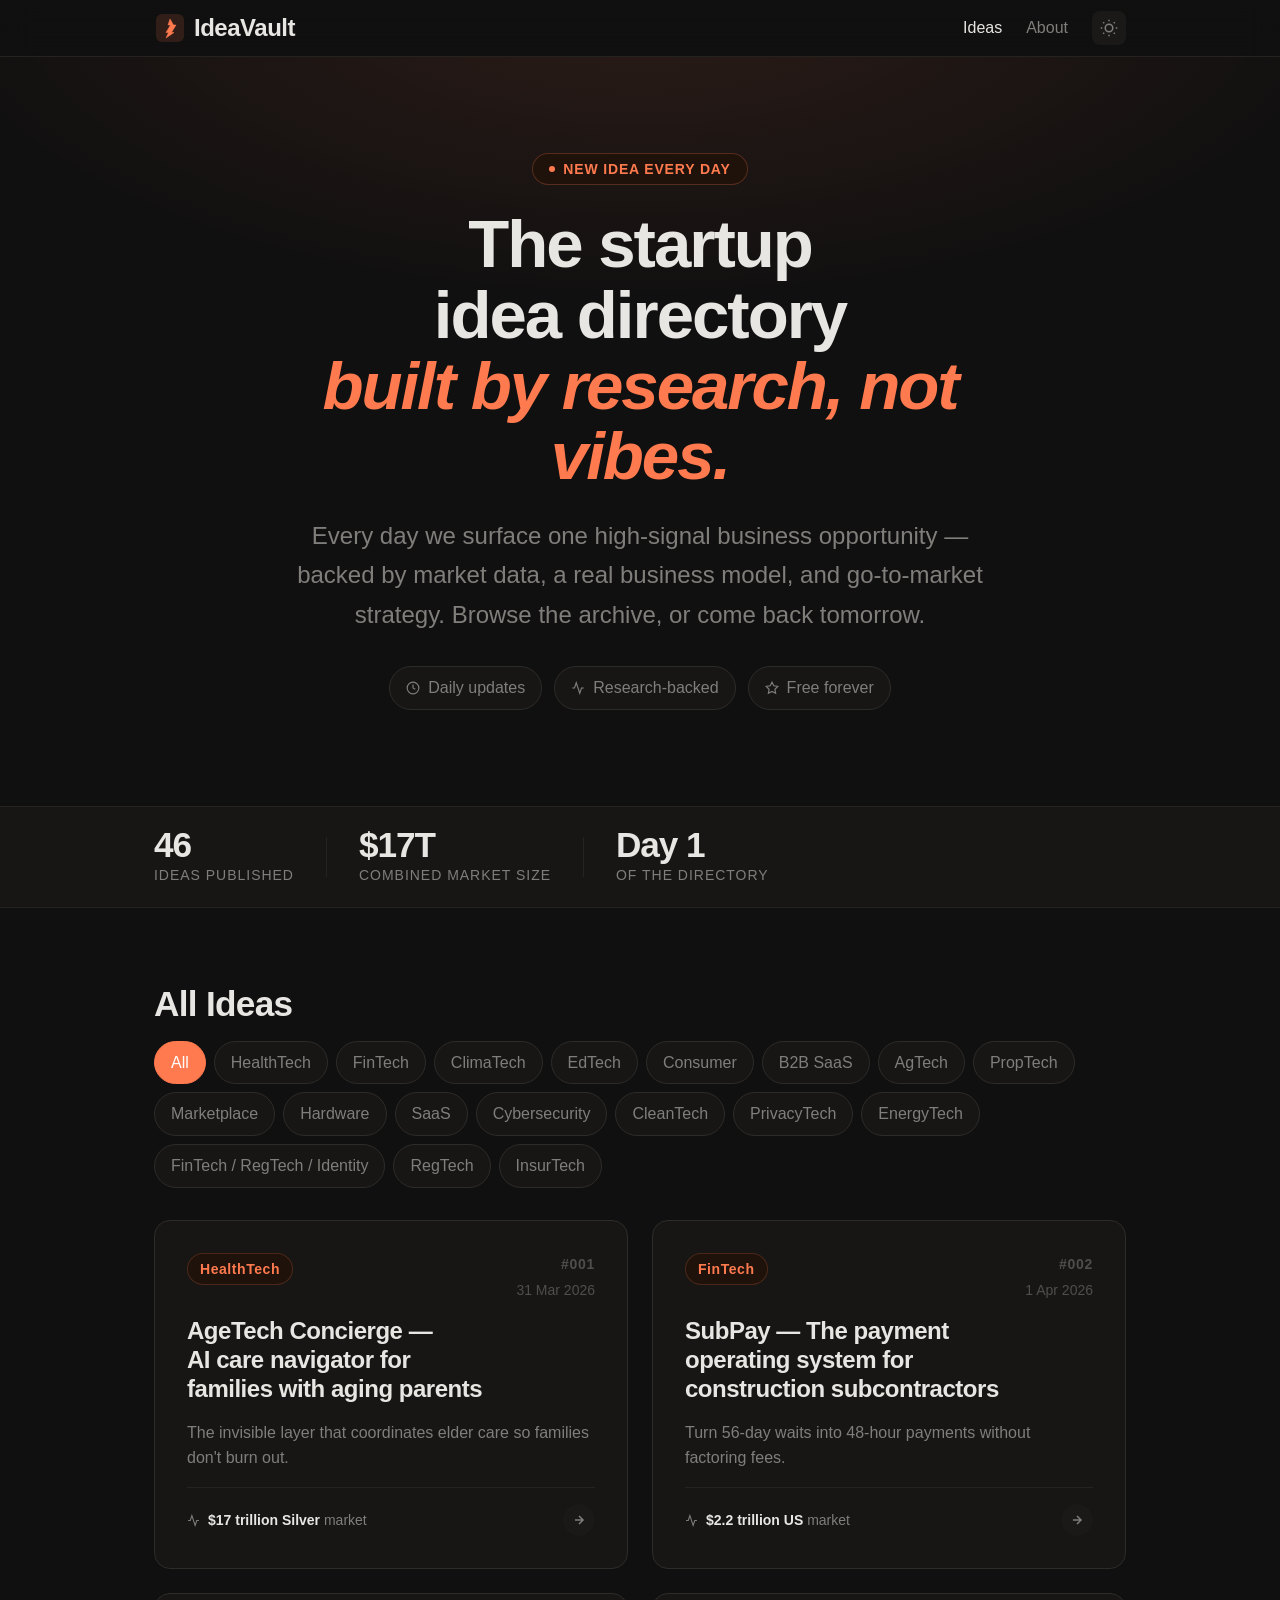
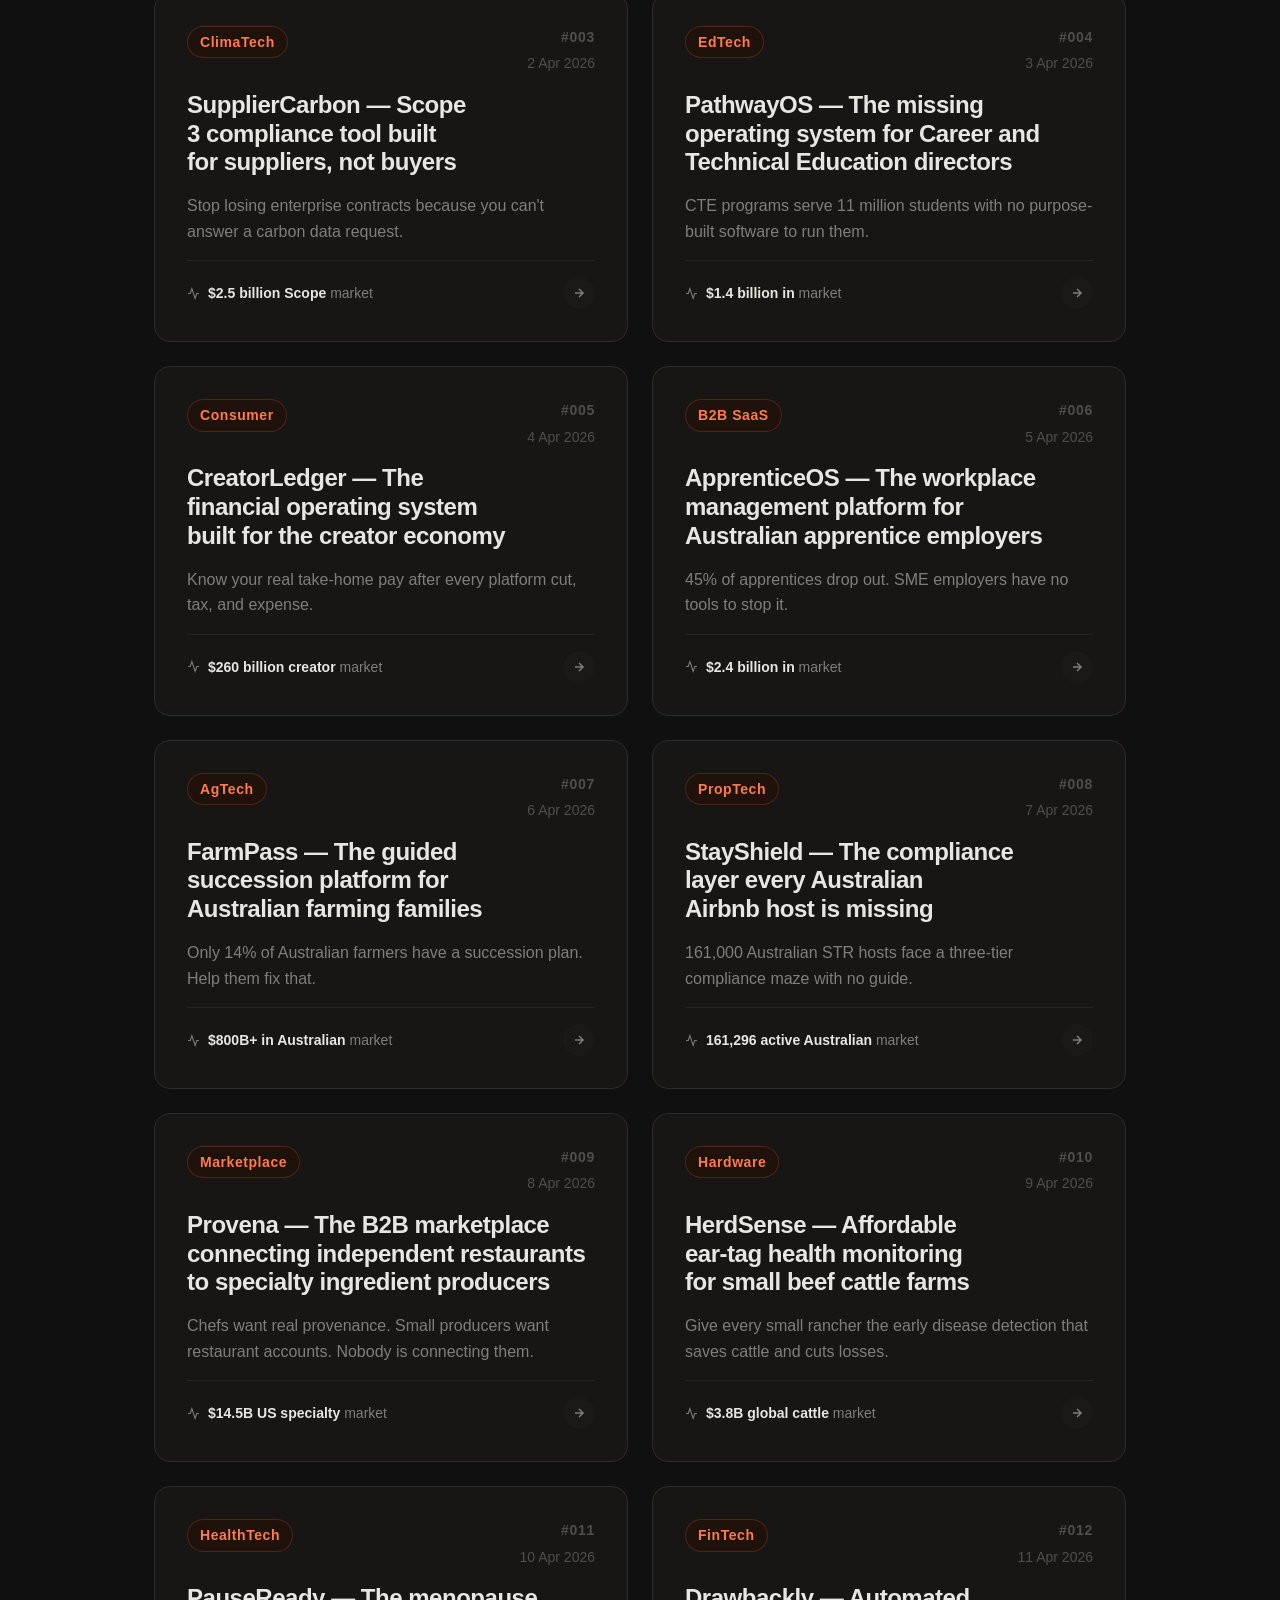
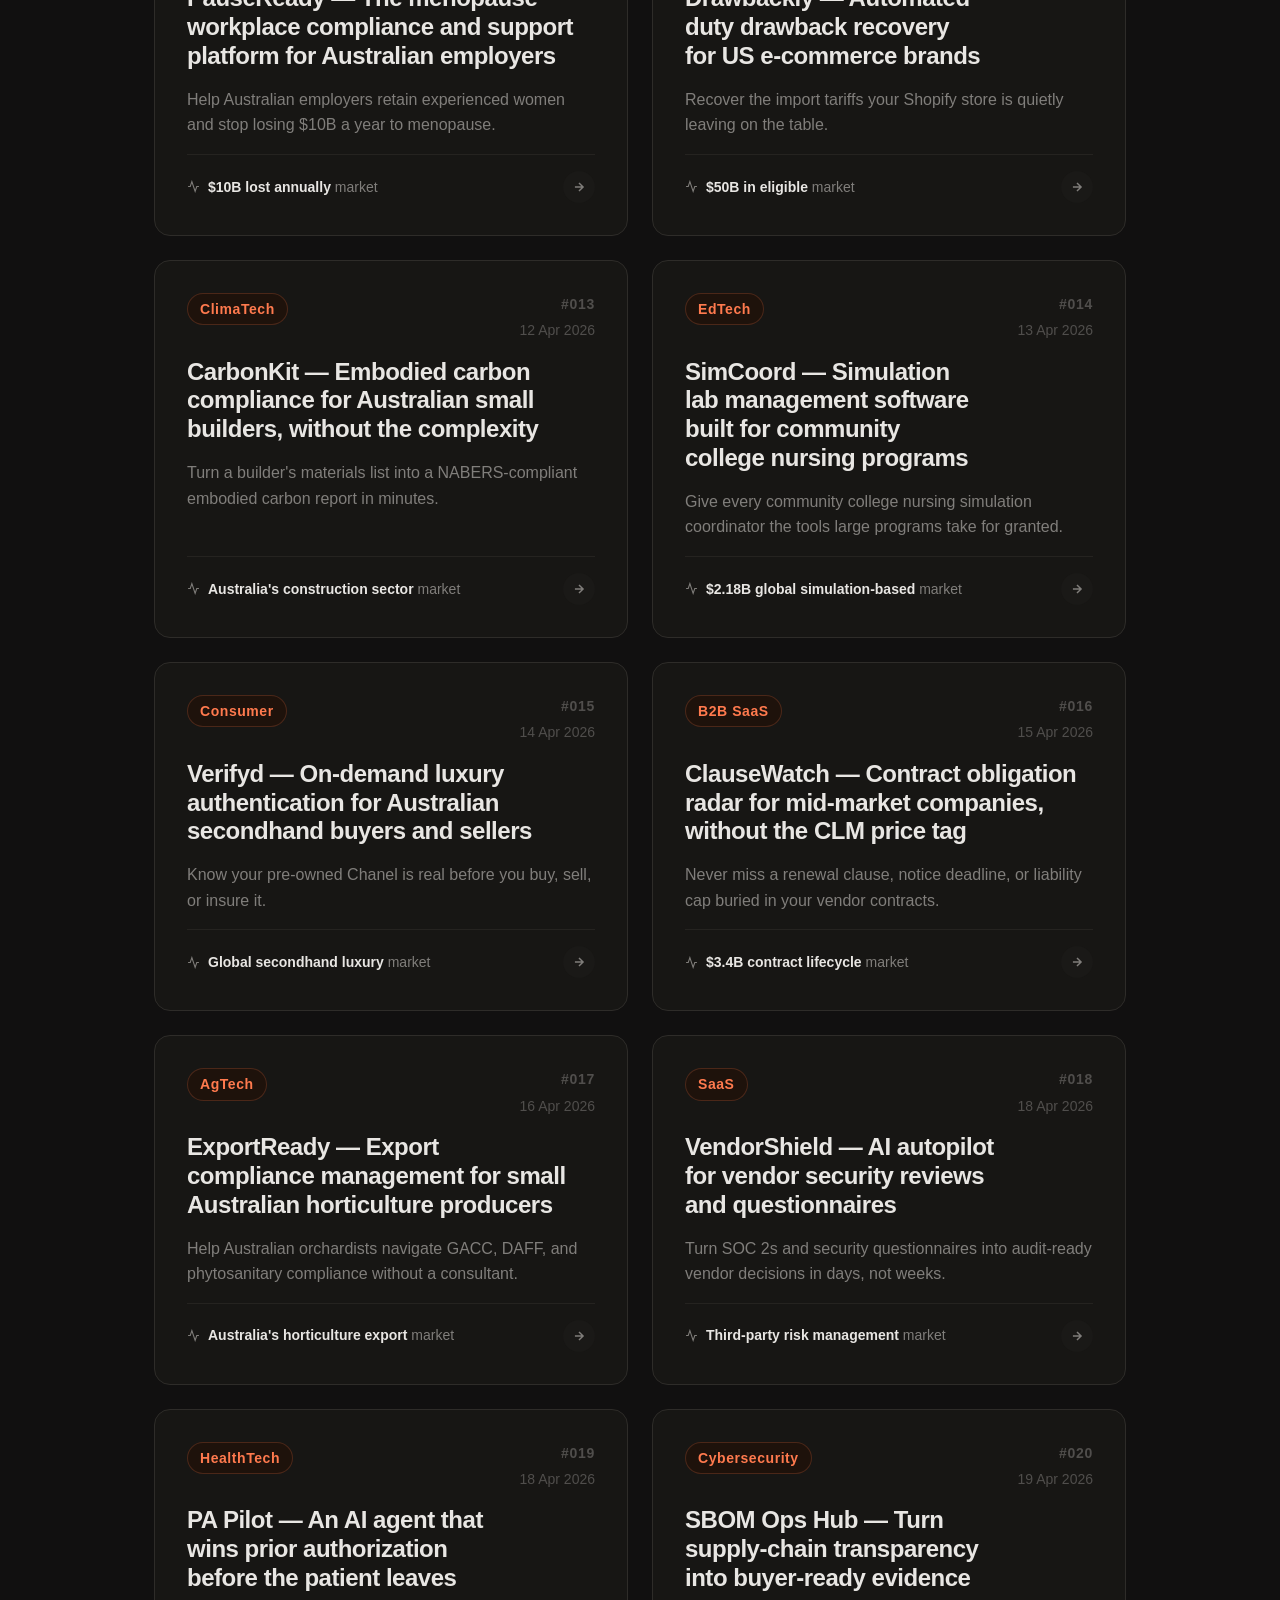
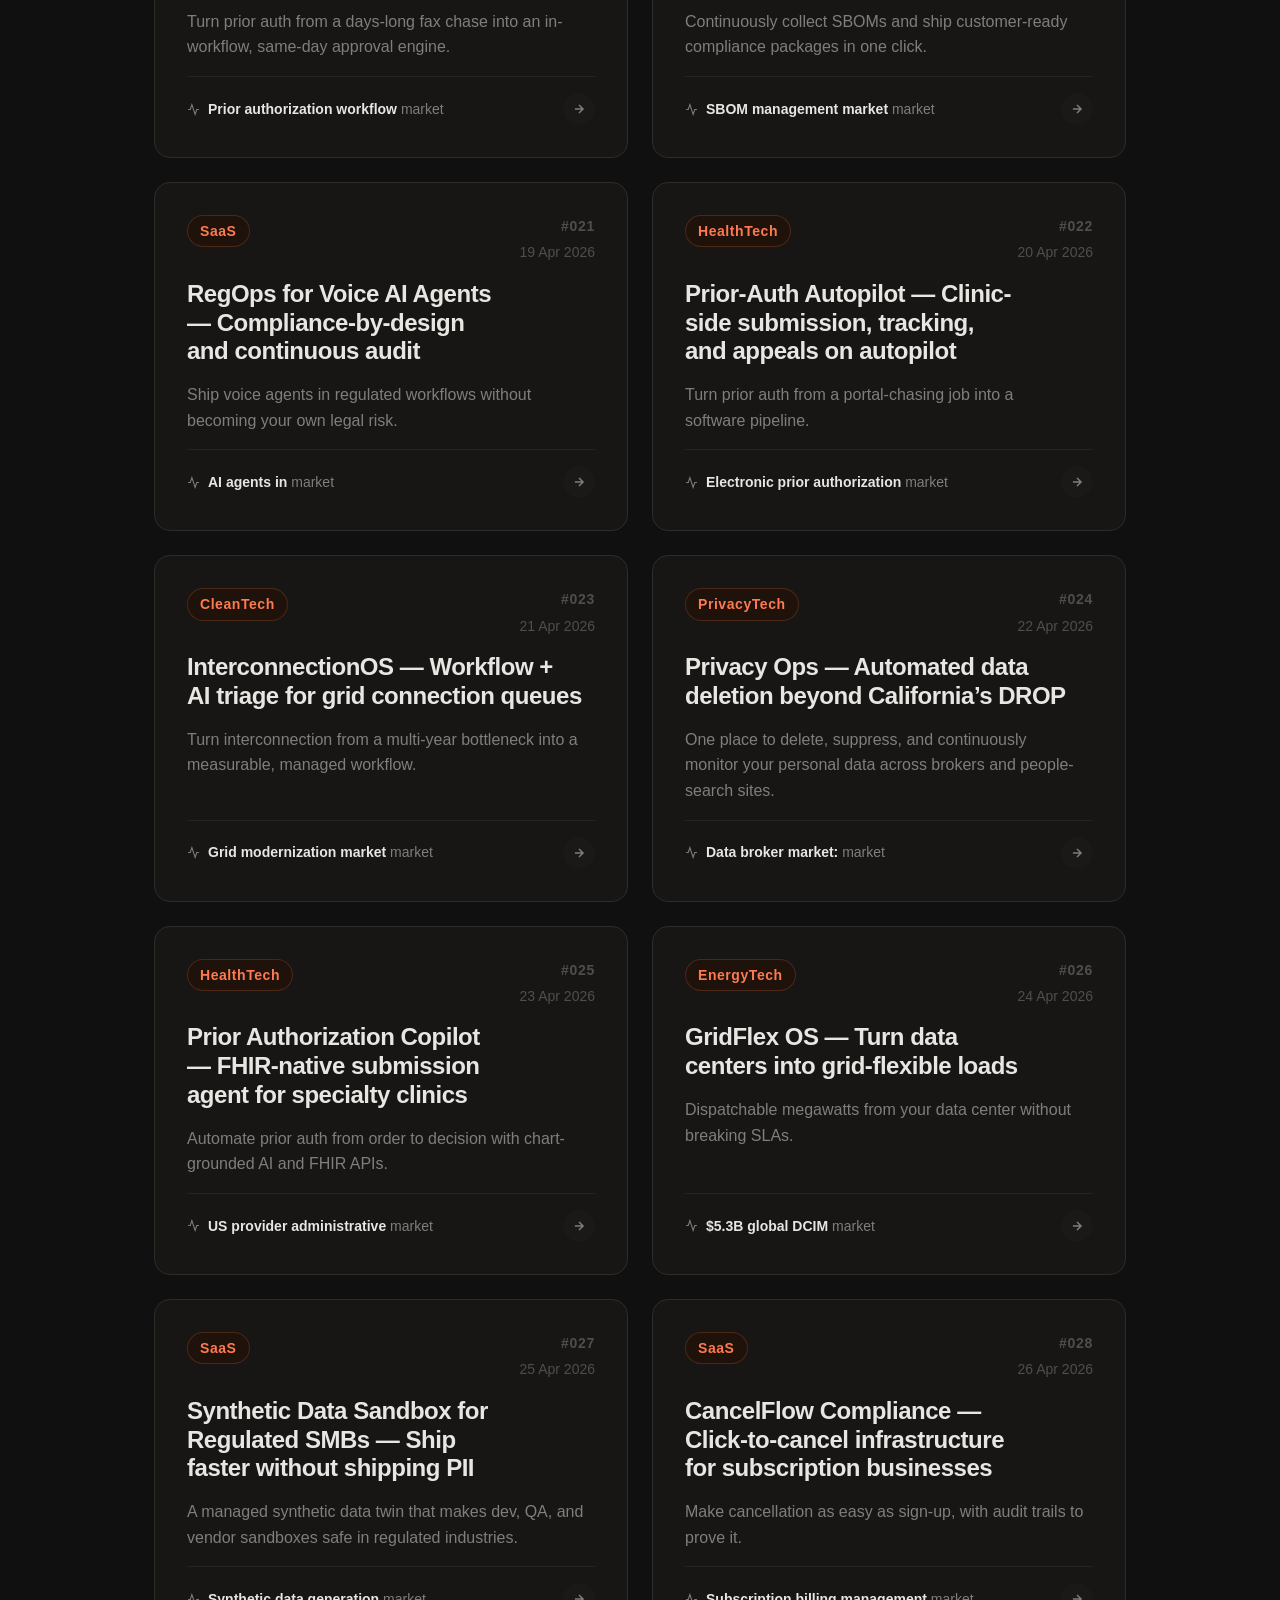
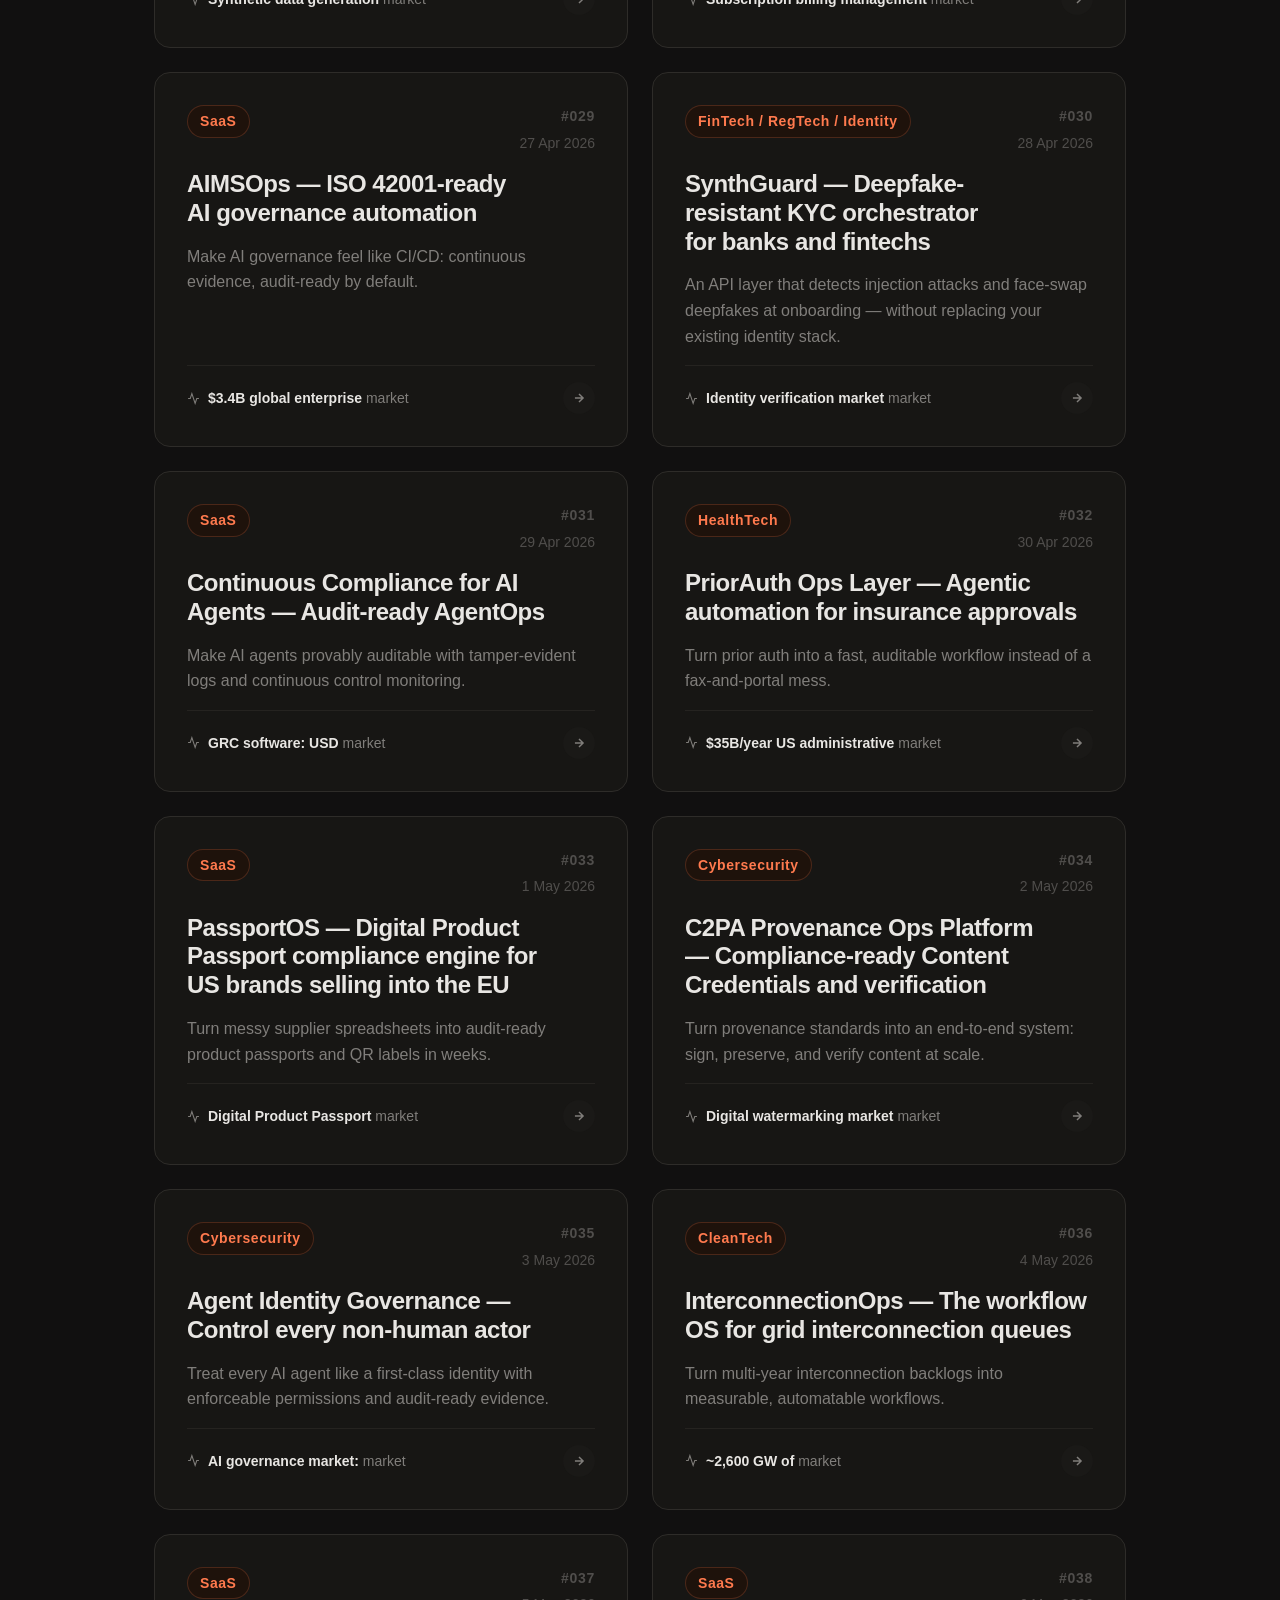
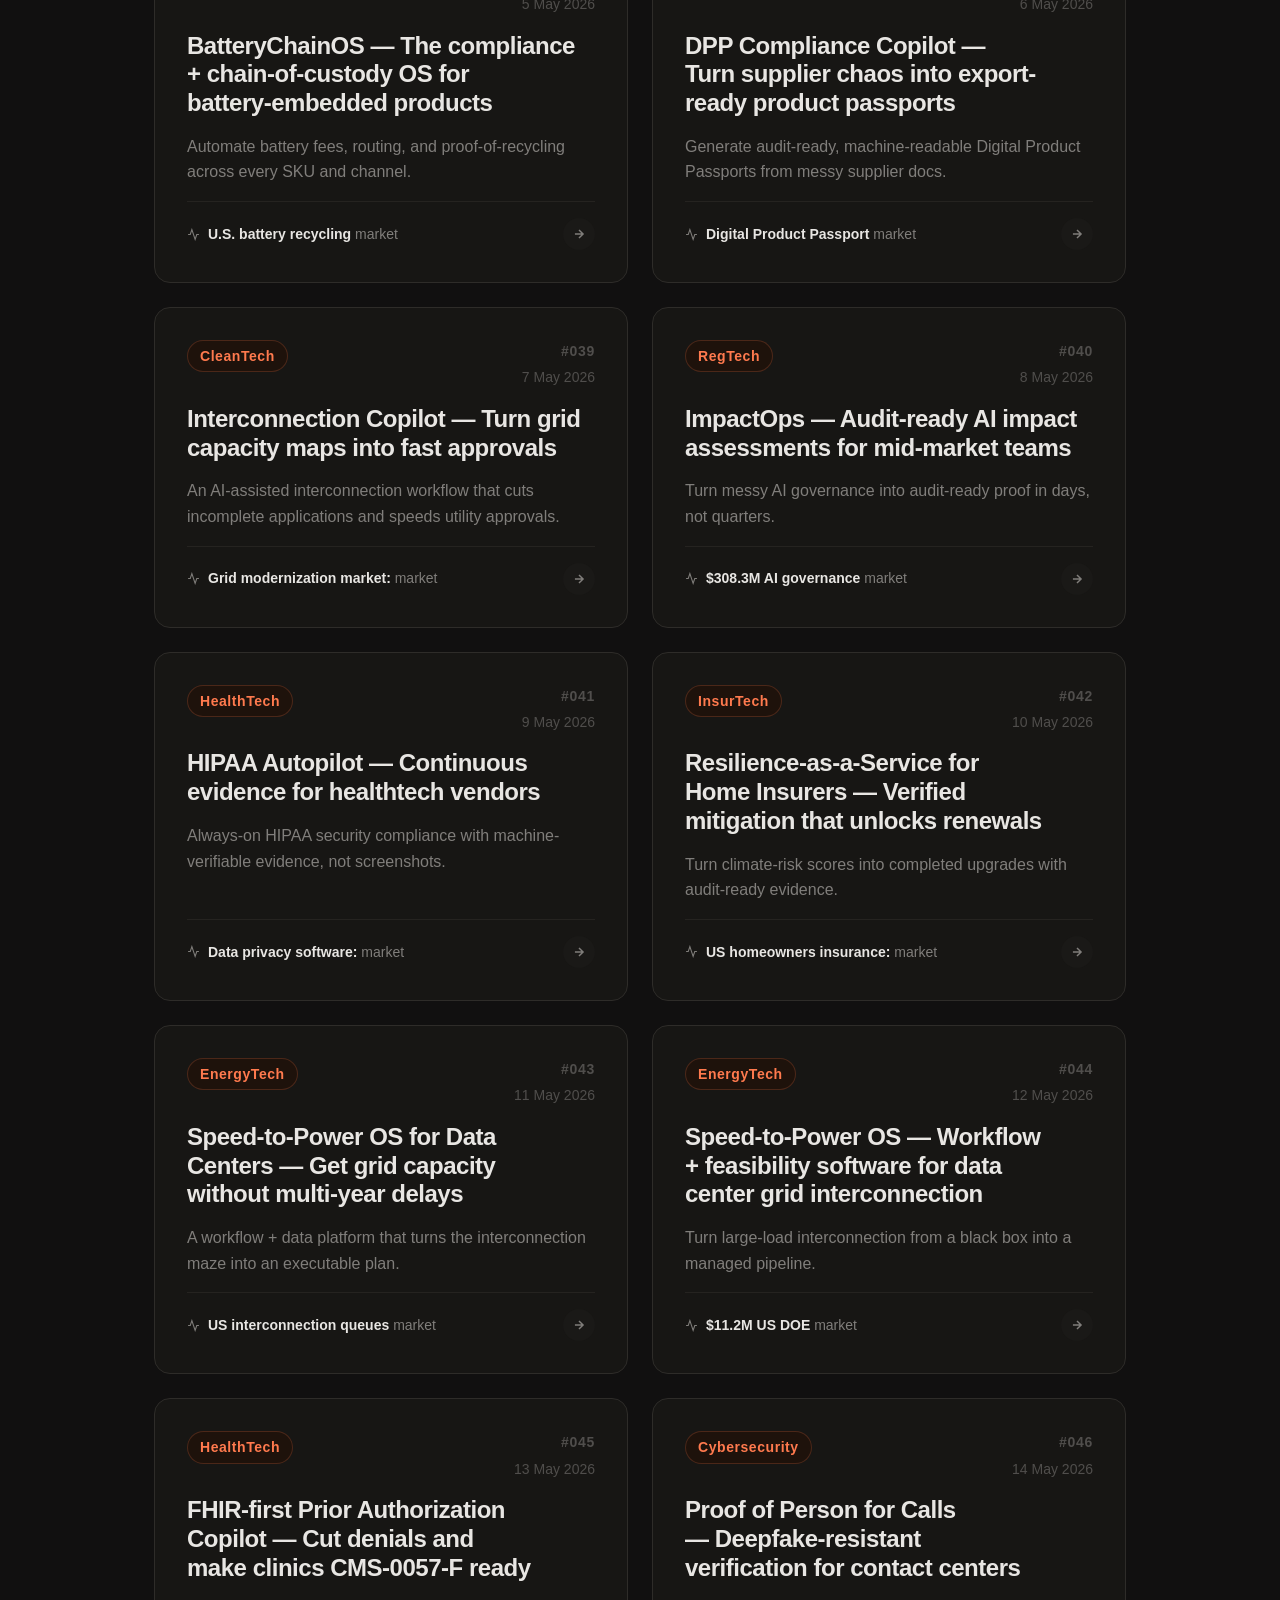
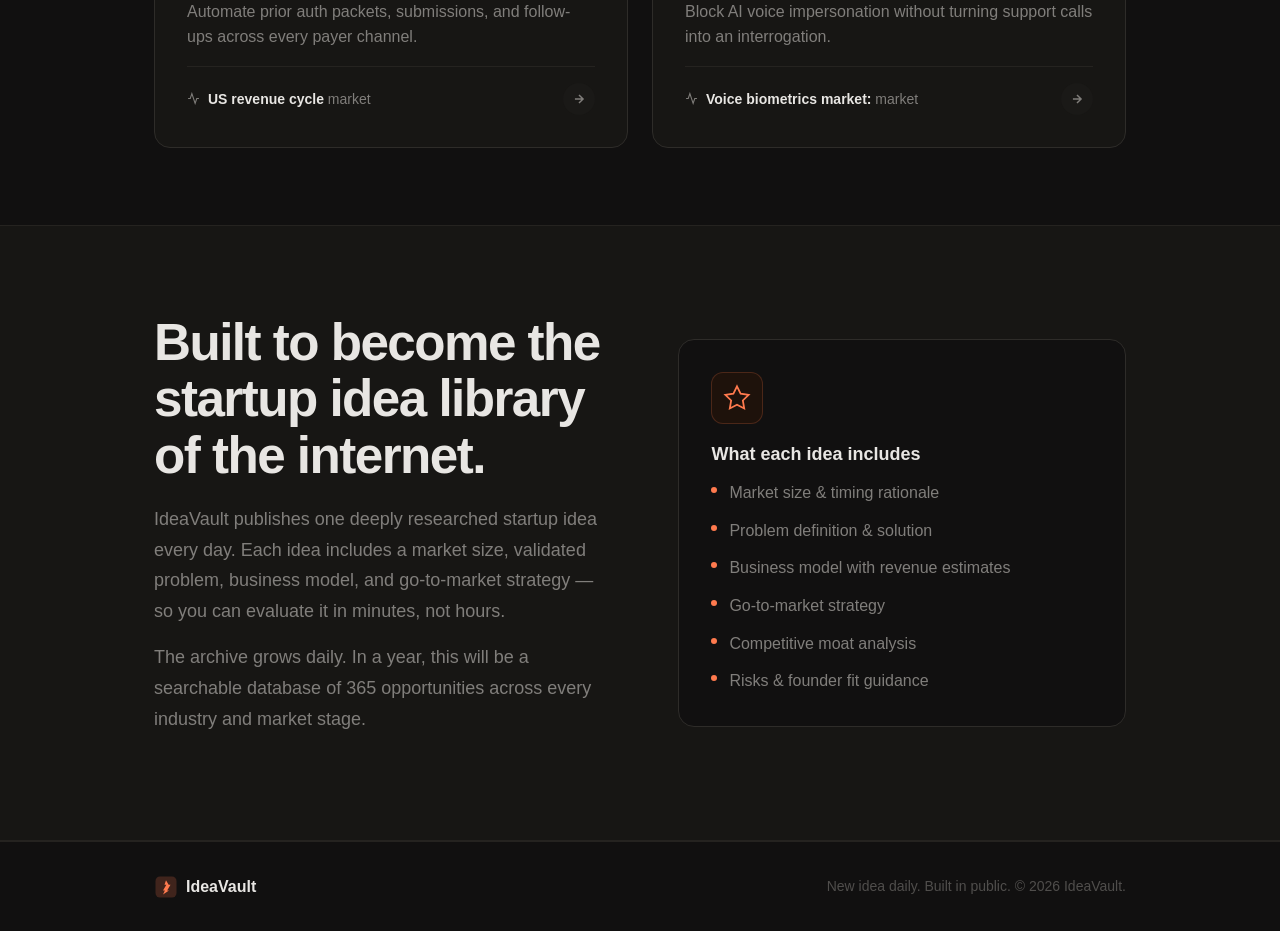
<file: index.html>
<!DOCTYPE html>
<html lang="en" data-theme="dark">
<head>
  <meta charset="UTF-8">
  <meta name="viewport" content="width=device-width, initial-scale=1.0">
  <title>IdeaVault — One Startup Idea, Every Day</title>
  <meta name="description" content="A daily-curated directory of validated startup ideas. Each idea comes with market research, business model, and go-to-market strategy.">
  <meta property="og:title" content="IdeaVault — One Startup Idea, Every Day">
  <meta property="og:description" content="A daily-curated directory of validated startup ideas with real market research.">
  <meta property="og:type" content="website">
  <meta property="og:url" content="https://www.dailyideavault.com">

  <!-- Google tag (gtag.js) -->
  <script async src="https://www.googletagmanager.com/gtag/js?id=G-Y96EJCECN8"></script>
  <script>
    window.dataLayer = window.dataLayer || [];
    function gtag(){dataLayer.push(arguments);}
    gtag('js', new Date());
    gtag('config', 'G-Y96EJCECN8');
  </script>

  <!-- Fonts -->
  <link href="https://api.fontshare.com/v2/css?f[]=cabinet-grotesk@400,500,700,800&f[]=satoshi@400,500,700&display=swap" rel="stylesheet">

  <link rel="stylesheet" href="style.css">
</head>
<body>

  <!-- Header -->
  <header class="header" id="header">
    <div class="container header-inner">
      <a href="index.html" class="logo" aria-label="IdeaVault home">
        <svg width="32" height="32" viewBox="0 0 32 32" fill="none" aria-hidden="true">
          <rect x="2" y="2" width="28" height="28" rx="6" fill="var(--color-primary)" opacity="0.15"/>
          <path d="M16 7L19.5 13H22L17.5 20.5H20L12 26L14.5 20.5H12L16.5 13H14L16 7Z" fill="var(--color-primary)" stroke="var(--color-primary)" stroke-width="0.5" stroke-linejoin="round"/>
        </svg>
        <span class="logo-text">IdeaVault</span>
      </a>
      <nav class="nav">
        <a href="index.html" class="nav-link active">Ideas</a>
        <a href="#about" class="nav-link">About</a>
        <button data-theme-toggle class="theme-toggle" aria-label="Switch to light mode">
          <svg width="18" height="18" viewBox="0 0 24 24" fill="none" stroke="currentColor" stroke-width="2"><path d="M21 12.79A9 9 0 1 1 11.21 3 7 7 0 0 0 21 12.79z"/></svg>
        </button>
      </nav>
    </div>
  </header>

  <!-- Hero -->
  <section class="hero">
    <div class="container hero-inner">
      <div class="hero-badge">New idea every day</div>
      <h1 class="hero-heading">The startup idea directory<br><em>built by research, not vibes.</em></h1>
      <p class="hero-sub">Every day we surface one high-signal business opportunity — backed by market data, a real business model, and go-to-market strategy. Browse the archive, or come back tomorrow.</p>
      <div class="hero-meta">
        <span class="meta-pill"><svg width="14" height="14" viewBox="0 0 24 24" fill="none" stroke="currentColor" stroke-width="2"><circle cx="12" cy="12" r="10"/><path d="M12 6v6l4 2"/></svg> Daily updates</span>
        <span class="meta-pill"><svg width="14" height="14" viewBox="0 0 24 24" fill="none" stroke="currentColor" stroke-width="2"><path d="M22 12h-4l-3 9L9 3l-3 9H2"/></svg> Research-backed</span>
        <span class="meta-pill"><svg width="14" height="14" viewBox="0 0 24 24" fill="none" stroke="currentColor" stroke-width="2"><path d="M12 2l3.09 6.26L22 9.27l-5 4.87 1.18 6.88L12 17.77l-6.18 3.25L7 14.14 2 9.27l6.91-1.01L12 2z"/></svg> Free forever</span>
      </div>
    </div>
  </section>

  <!-- Stats bar -->
  <div class="stats-bar">
    <div class="container stats-inner">
      <div class="stat">
        <span class="stat-num" id="idea-count">1</span>
        <span class="stat-label">ideas published</span>
      </div>
      <div class="stat-divider"></div>
      <div class="stat">
        <span class="stat-num">$17T</span>
        <span class="stat-label">combined market size</span>
      </div>
      <div class="stat-divider"></div>
      <div class="stat">
        <span class="stat-num">Day 1</span>
        <span class="stat-label">of the directory</span>
      </div>
    </div>
  </div>

  <!-- Ideas grid -->
  <main class="main" id="ideas">
    <div class="container">
      <div class="section-header">
        <h2 class="section-title">All Ideas</h2>
        <div class="filter-row" id="filter-row">
          <button class="filter-btn active" data-cat="all">All</button>
        </div>
      </div>
      <div class="ideas-grid" id="ideas-grid">
        <!-- Populated by JS -->
      </div>
    </div>
  </main>

  <!-- About -->
  <section class="about-section" id="about">
    <div class="container about-inner">
      <div class="about-text">
        <h2 class="about-heading">Built to become the startup idea library of the internet.</h2>
        <p>IdeaVault publishes one deeply researched startup idea every day. Each idea includes a market size, validated problem, business model, and go-to-market strategy — so you can evaluate it in minutes, not hours.</p>
        <p>The archive grows daily. In a year, this will be a searchable database of 365 opportunities across every industry and market stage.</p>
      </div>
      <div class="about-card">
        <div class="about-card-icon">
          <svg width="28" height="28" viewBox="0 0 24 24" fill="none" stroke="var(--color-primary)" stroke-width="1.5"><path d="M12 2l3.09 6.26L22 9.27l-5 4.87 1.18 6.88L12 17.77l-6.18 3.25L7 14.14 2 9.27l6.91-1.01L12 2z"/></svg>
        </div>
        <div class="about-card-content">
          <h3>What each idea includes</h3>
          <ul class="about-list">
            <li>Market size & timing rationale</li>
            <li>Problem definition & solution</li>
            <li>Business model with revenue estimates</li>
            <li>Go-to-market strategy</li>
            <li>Competitive moat analysis</li>
            <li>Risks & founder fit guidance</li>
          </ul>
        </div>
      </div>
    </div>
  </section>

  <!-- Footer -->
  <footer class="footer">
    <div class="container footer-inner">
      <div class="footer-brand">
        <svg width="24" height="24" viewBox="0 0 32 32" fill="none">
          <rect x="2" y="2" width="28" height="28" rx="6" fill="var(--color-primary)" opacity="0.2"/>
          <path d="M16 7L19.5 13H22L17.5 20.5H20L12 26L14.5 20.5H12L16.5 13H14L16 7Z" fill="var(--color-primary)"/>
        </svg>
        <span>IdeaVault</span>
      </div>
      <p class="footer-copy">New idea daily. Built in public. &copy; 2026 IdeaVault.</p>
    </div>
  </footer>

  <script src="app.js"></script>
</body>
</html>
</file>
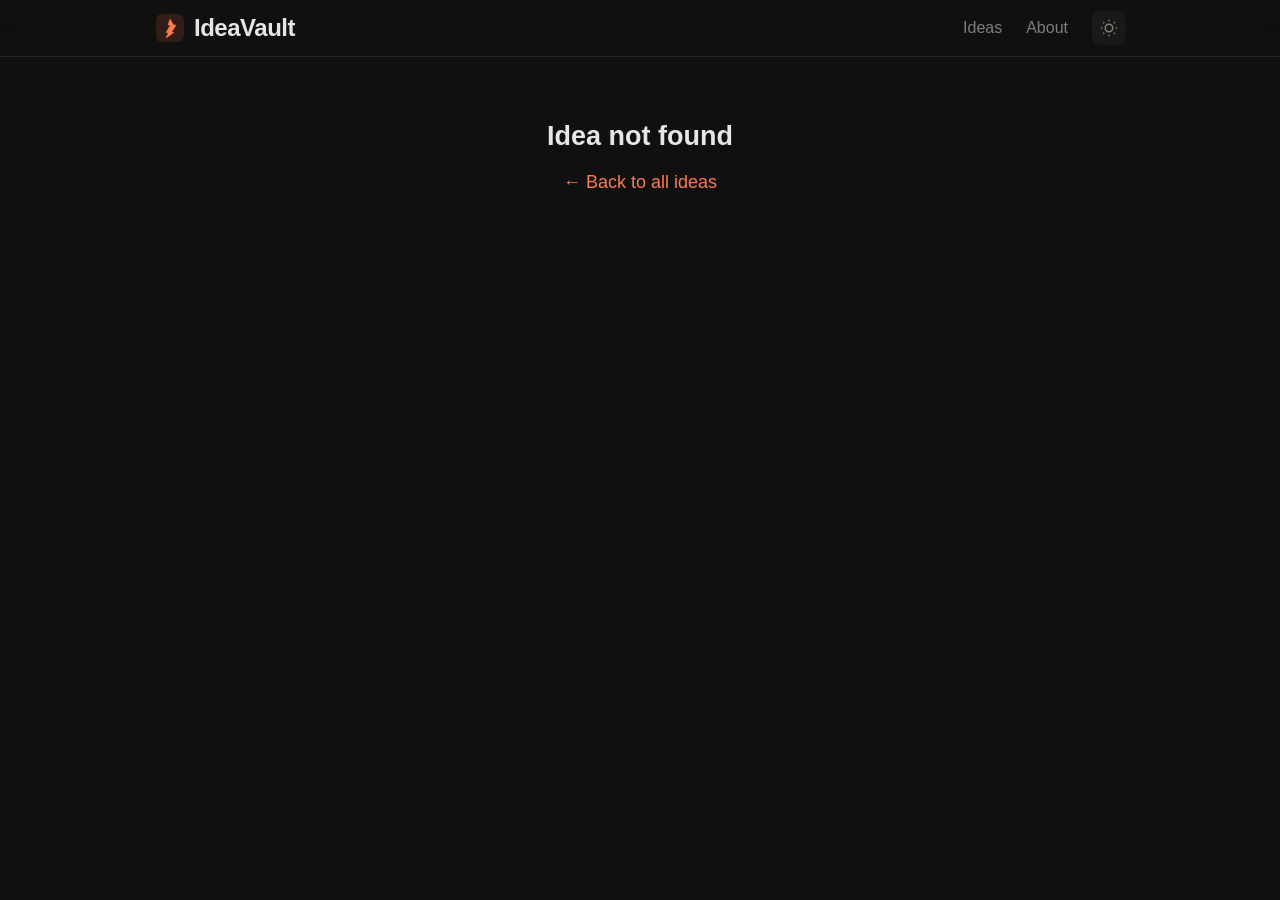
<file: idea.html>
<!DOCTYPE html>
<html lang="en" data-theme="dark">
<head>
  <meta charset="UTF-8">
  <meta name="viewport" content="width=device-width, initial-scale=1.0">
  <title>IdeaVault — Idea Detail</title>
  <meta name="description" content="Detailed breakdown of a startup idea from IdeaVault.">
  <meta property="og:type" content="article">
  <!-- Google tag (gtag.js) -->
  <script async src="https://www.googletagmanager.com/gtag/js?id=G-Y96EJCECN8"></script>
  <script>
    window.dataLayer = window.dataLayer || [];
    function gtag(){dataLayer.push(arguments);}
    gtag('js', new Date());
    gtag('config', 'G-Y96EJCECN8');
  </script>

  <link href="https://api.fontshare.com/v2/css?f[]=cabinet-grotesk@400,500,700,800&f[]=satoshi@400,500,700&display=swap" rel="stylesheet">
  <link rel="stylesheet" href="style.css">
</head>
<body>

  <!-- Header -->
  <header class="header" id="header">
    <div class="container header-inner">
      <a href="index.html" class="logo" aria-label="IdeaVault home">
        <svg width="32" height="32" viewBox="0 0 32 32" fill="none">
          <rect x="2" y="2" width="28" height="28" rx="6" fill="var(--color-primary)" opacity="0.15"/>
          <path d="M16 7L19.5 13H22L17.5 20.5H20L12 26L14.5 20.5H12L16.5 13H14L16 7Z" fill="var(--color-primary)" stroke="var(--color-primary)" stroke-width="0.5" stroke-linejoin="round"/>
        </svg>
        <span class="logo-text">IdeaVault</span>
      </a>
      <nav class="nav">
        <a href="index.html" class="nav-link">Ideas</a>
        <a href="index.html#about" class="nav-link">About</a>
        <button data-theme-toggle class="theme-toggle" aria-label="Switch to light mode">
          <svg width="18" height="18" viewBox="0 0 24 24" fill="none" stroke="currentColor" stroke-width="2"><path d="M21 12.79A9 9 0 1 1 11.21 3 7 7 0 0 0 21 12.79z"/></svg>
        </button>
      </nav>
    </div>
  </header>

  <!-- Content populated by JS -->
  <div id="idea-content"></div>

  <script src="app.js"></script>
  <script>
    // Theme toggle (same as app.js, re-runs for this page)
    (function () {
      const t = document.querySelector('[data-theme-toggle]');
      const r = document.documentElement;
      let d = r.getAttribute('data-theme') || (matchMedia('(prefers-color-scheme: dark)').matches ? 'dark' : 'light');
      r.setAttribute('data-theme', d);
      function updateIcon() {
        if (!t) return;
        t.setAttribute('aria-label', 'Switch to ' + (d === 'dark' ? 'light' : 'dark') + ' mode');
        t.innerHTML = d === 'dark'
          ? '<svg width="18" height="18" viewBox="0 0 24 24" fill="none" stroke="currentColor" stroke-width="2"><circle cx="12" cy="12" r="5"/><path d="M12 1v2M12 21v2M4.22 4.22l1.42 1.42M18.36 18.36l1.42 1.42M1 12h2M21 12h2M4.22 19.78l1.42-1.42M18.36 5.64l1.42-1.42"/></svg>'
          : '<svg width="18" height="18" viewBox="0 0 24 24" fill="none" stroke="currentColor" stroke-width="2"><path d="M21 12.79A9 9 0 1 1 11.21 3 7 7 0 0 0 21 12.79z"/></svg>';
      }
      updateIcon();
      if (t) t.addEventListener('click', () => {
        d = d === 'dark' ? 'light' : 'dark';
        r.setAttribute('data-theme', d);
        updateIcon();
      });
    })();

    async function loadIdeaDetail() {
      const params = new URLSearchParams(window.location.search);
      const id = params.get('id');
      const container = document.getElementById('idea-content');

      try {
        const res = await fetch('ideas.json');
        const ideas = await res.json();
        const idea = ideas.find(i => i.id === id);

        if (!idea) {
          container.innerHTML = `
            <div style="padding: 4rem 1rem; text-align: center;">
              <h2 style="font-family: var(--font-display); margin-bottom: 1rem;">Idea not found</h2>
              <a href="index.html" style="color: var(--color-primary);">← Back to all ideas</a>
            </div>`;
          document.title = 'IdeaVault — Not found';
          return;
        }

        document.title = `IdeaVault — ${idea.title}`;
        document.querySelector('meta[name="description"]').setAttribute('content', idea.tagline);

        const formatDate = (dateStr) => {
          const d = new Date(dateStr + 'T00:00:00');
          return d.toLocaleDateString('en-AU', { day: 'numeric', month: 'short', year: 'numeric' });
        };

        const risksList = idea.risks.split('. ').filter(Boolean).map(r =>
          `<span class="risk-tag">${r.replace(/\.$/, '')}</span>`
        ).join('');

        const sourcesList = idea.sources.map(s => {
          try {
            const u = new URL(s);
            return `<li><a href="${s}" target="_blank" rel="noopener">${u.hostname.replace('www.', '')}</a></li>`;
          } catch { return `<li><a href="${s}" target="_blank" rel="noopener">${s}</a></li>`; }
        }).join('');

        container.innerHTML = `
          <!-- Hero -->
          <section class="idea-detail-hero">
            <div class="container">
              <nav class="breadcrumb" aria-label="breadcrumb">
                <a href="index.html">IdeaVault</a>
                <span>›</span>
                <span>${idea.category}</span>
                <span>›</span>
                <span>#${idea.id}</span>
              </nav>
              <div class="detail-meta-row">
                <span class="idea-cat">${idea.category}</span>
                <span class="stage-badge">${idea.stage}</span>
                <span class="idea-date">${formatDate(idea.date)}</span>
              </div>
              <h1 class="detail-title">${idea.title}</h1>
              <p class="detail-tagline">${idea.tagline}</p>
            </div>
          </section>

          <!-- Body -->
          <section class="detail-body">
            <div class="container">
              <div class="detail-grid">
                <!-- Main content -->
                <article class="detail-main">
                  <div class="detail-section">
                    <div class="detail-section-label">The Problem</div>
                    <h2 class="detail-section-title">What pain does this solve?</h2>
                    <p>${idea.problem}</p>
                  </div>
                  <div class="detail-section">
                    <div class="detail-section-label">The Solution</div>
                    <h2 class="detail-section-title">How it works</h2>
                    <p>${idea.solution}</p>
                  </div>
                  <div class="detail-section">
                    <div class="detail-section-label">Business Model</div>
                    <h2 class="detail-section-title">How it makes money</h2>
                    <p>${idea.business_model}</p>
                  </div>
                  <div class="detail-section">
                    <div class="detail-section-label">Go-to-Market</div>
                    <h2 class="detail-section-title">How you'd acquire customers</h2>
                    <p>${idea.go_to_market}</p>
                  </div>
                  <div class="detail-section">
                    <div class="detail-section-label">The Moat</div>
                    <h2 class="detail-section-title">Why this is defensible</h2>
                    <p>${idea.moat}</p>
                  </div>
                  <div class="detail-section">
                    <div class="detail-section-label">Key Risks</div>
                    <h2 class="detail-section-title">What could go wrong</h2>
                    <div style="margin-top: var(--space-3); display: flex; flex-wrap: wrap;">${risksList}</div>
                  </div>
                  <div class="detail-section">
                    <div class="detail-section-label">Founder Fit</div>
                    <h2 class="detail-section-title">Who should build this?</h2>
                    <p>${idea.founder_fit}</p>
                  </div>
                </article>

                <!-- Sidebar -->
                <aside class="detail-sidebar">
                  <div class="sidebar-card">
                    <h3 class="sidebar-card-title">Quick Stats</h3>
                    <div class="sidebar-stat">
                      <span class="sidebar-stat-label">Market Size</span>
                      <span class="sidebar-stat-value">${idea.market_size}</span>
                    </div>
                    <div class="sidebar-stat">
                      <span class="sidebar-stat-label">Stage</span>
                      <span class="sidebar-stat-value">${idea.stage}</span>
                    </div>
                    <div class="sidebar-stat">
                      <span class="sidebar-stat-label">Category</span>
                      <span class="sidebar-stat-value">${idea.category}</span>
                    </div>
                    <div class="sidebar-stat">
                      <span class="sidebar-stat-label">Published</span>
                      <span class="sidebar-stat-value">${formatDate(idea.date)}</span>
                    </div>
                  </div>

                  <div class="sidebar-card">
                    <h3 class="sidebar-card-title">Why Now</h3>
                    <p style="font-size: var(--text-sm); color: var(--color-text-muted); line-height: 1.7;">${idea.why_now}</p>
                  </div>

                  <div class="sidebar-card">
                    <h3 class="sidebar-card-title">Similar Companies</h3>
                    <p style="font-size: var(--text-sm); color: var(--color-text-muted); line-height: 1.7;">${idea.similar_companies}</p>
                  </div>

                  <div class="sidebar-card">
                    <h3 class="sidebar-card-title">Sources</h3>
                    <ul class="sources-list">${sourcesList}</ul>
                  </div>
                </aside>
              </div>

              <div style="margin-top: var(--space-12); padding-top: var(--space-8); border-top: 1px solid var(--color-divider);">
                <a href="index.html" style="display: inline-flex; align-items: center; gap: var(--space-2); color: var(--color-text-muted); font-size: var(--text-sm);">
                  <svg width="16" height="16" viewBox="0 0 24 24" fill="none" stroke="currentColor" stroke-width="2"><path d="M19 12H5M12 19l-7-7 7-7"/></svg>
                  Back to all ideas
                </a>
              </div>
            </div>
          </section>

          <!-- Footer -->
          <footer class="footer">
            <div class="container footer-inner">
              <div class="footer-brand">
                <svg width="24" height="24" viewBox="0 0 32 32" fill="none">
                  <rect x="2" y="2" width="28" height="28" rx="6" fill="var(--color-primary)" opacity="0.2"/>
                  <path d="M16 7L19.5 13H22L17.5 20.5H20L12 26L14.5 20.5H12L16.5 13H14L16 7Z" fill="var(--color-primary)"/>
                </svg>
                <span>IdeaVault</span>
              </div>
              <p class="footer-copy">New idea daily. Built in public. &copy; 2026 IdeaVault.</p>
            </div>
          </footer>
        `;

      } catch (e) {
        console.error(e);
        container.innerHTML = '<p style="padding:4rem 1rem;text-align:center;color:var(--color-text-muted)">Failed to load idea. Please try again.</p>';
      }
    }

    const header2 = document.getElementById('header');
    if (header2) {
      window.addEventListener('scroll', () => {
        header2.style.boxShadow = window.scrollY > 4 ? 'var(--shadow-sm)' : '';
      }, { passive: true });
    }

    loadIdeaDetail();
  </script>
</body>
</html>
</file>
<file: style.css>
/* ============================================================
   IDEAVAULT — Base Styles
   ============================================================ */

:root, [data-theme="light"] {
  --color-bg:              #f7f6f2;
  --color-surface:         #f9f8f5;
  --color-surface-2:       #fbfbf9;
  --color-surface-offset:  #f0ede8;
  --color-divider:         #dcd9d5;
  --color-border:          #d4d1ca;
  --color-text:            #1a1816;
  --color-text-muted:      #7a7974;
  --color-text-faint:      #bab9b4;
  --color-text-inverse:    #f9f8f4;
  --color-primary:         #e85d2e;
  --color-primary-hover:   #c94720;
  --color-primary-active:  #a83515;
  --color-primary-subtle:  #fdf0eb;
  --color-primary-bg:      #fff3ef;

  --text-xs:   clamp(0.75rem,  0.7rem  + 0.25vw, 0.875rem);
  --text-sm:   clamp(0.875rem, 0.8rem  + 0.35vw, 1rem);
  --text-base: clamp(1rem,     0.95rem + 0.25vw, 1.125rem);
  --text-lg:   clamp(1.125rem, 1rem    + 0.75vw, 1.5rem);
  --text-xl:   clamp(1.5rem,   1.2rem  + 1.25vw, 2.25rem);
  --text-2xl:  clamp(2rem,     1.2rem  + 2.5vw,  3.5rem);
  --text-3xl:  clamp(2.5rem,   1rem    + 4vw,    5rem);

  --space-1: 0.25rem; --space-2: 0.5rem; --space-3: 0.75rem;
  --space-4: 1rem;    --space-5: 1.25rem; --space-6: 1.5rem;
  --space-8: 2rem;    --space-10: 2.5rem; --space-12: 3rem;
  --space-16: 4rem;   --space-20: 5rem;   --space-24: 6rem;

  --radius-sm: 0.375rem;
  --radius-md: 0.5rem;
  --radius-lg: 0.75rem;
  --radius-xl: 1rem;
  --radius-full: 9999px;

  --shadow-sm: 0 1px 3px rgba(26,24,22,.07), 0 1px 2px rgba(26,24,22,.05);
  --shadow-md: 0 4px 16px rgba(26,24,22,.09), 0 2px 6px rgba(26,24,22,.06);
  --shadow-lg: 0 16px 40px rgba(26,24,22,.12), 0 6px 16px rgba(26,24,22,.07);

  --font-display: 'Cabinet Grotesk', 'Helvetica Neue', sans-serif;
  --font-body:    'Satoshi', 'Inter', sans-serif;

  --content-default: 1100px;
  --transition: 160ms cubic-bezier(0.16, 1, 0.3, 1);
}

[data-theme="dark"] {
  --color-bg:              #111010;
  --color-surface:         #171614;
  --color-surface-2:       #1d1c1a;
  --color-surface-offset:  #1a1917;
  --color-divider:         #252320;
  --color-border:          #2e2c29;
  --color-text:            #e8e6e3;
  --color-text-muted:      #807e7b;
  --color-text-faint:      #504e4c;
  --color-text-inverse:    #1a1816;
  --color-primary:         #ff7a4e;
  --color-primary-hover:   #ff6030;
  --color-primary-active:  #e84818;
  --color-primary-subtle:  #2a1a13;
  --color-primary-bg:      #1e120b;
  --shadow-sm: 0 1px 3px rgba(0,0,0,.25);
  --shadow-md: 0 4px 16px rgba(0,0,0,.35);
  --shadow-lg: 0 16px 40px rgba(0,0,0,.5);
}

@media (prefers-color-scheme: dark) {
  :root:not([data-theme]) {
    --color-bg:              #111010;
    --color-surface:         #171614;
    --color-surface-2:       #1d1c1a;
    --color-surface-offset:  #1a1917;
    --color-divider:         #252320;
    --color-border:          #2e2c29;
    --color-text:            #e8e6e3;
    --color-text-muted:      #807e7b;
    --color-text-faint:      #504e4c;
    --color-text-inverse:    #1a1816;
    --color-primary:         #ff7a4e;
    --color-primary-hover:   #ff6030;
    --color-primary-active:  #e84818;
    --color-primary-subtle:  #2a1a13;
    --color-primary-bg:      #1e120b;
    --shadow-sm: 0 1px 3px rgba(0,0,0,.25);
    --shadow-md: 0 4px 16px rgba(0,0,0,.35);
    --shadow-lg: 0 16px 40px rgba(0,0,0,.5);
  }
}

/* ── Base Reset ── */
*, *::before, *::after { box-sizing: border-box; margin: 0; padding: 0; }
html {
  -webkit-font-smoothing: antialiased;
  -moz-osx-font-smoothing: grayscale;
  text-rendering: optimizeLegibility;
  scroll-behavior: smooth;
  scroll-padding-top: var(--space-16);
}
body {
  min-height: 100dvh;
  font-family: var(--font-body);
  font-size: var(--text-base);
  color: var(--color-text);
  background: var(--color-bg);
  line-height: 1.6;
}
img, picture, video, canvas, svg { display: block; max-width: 100%; height: auto; }
ul[role="list"], ol[role="list"] { list-style: none; }
input, button, textarea, select { font: inherit; color: inherit; }
h1, h2, h3, h4, h5, h6 { text-wrap: balance; line-height: 1.15; font-family: var(--font-display); }
p, li, figcaption { text-wrap: pretty; max-width: 72ch; }
button { cursor: pointer; background: none; border: none; }
a, button, [role="button"] {
  transition: color var(--transition), background var(--transition),
              border-color var(--transition), box-shadow var(--transition), opacity var(--transition);
}
a { color: inherit; text-decoration: none; }
:focus-visible { outline: 2px solid var(--color-primary); outline-offset: 3px; border-radius: var(--radius-sm); }

/* ── Layout ── */
.container {
  width: 100%;
  max-width: var(--content-default);
  margin-inline: auto;
  padding-inline: clamp(var(--space-5), 5vw, var(--space-16));
}

/* ── Header ── */
.header {
  position: sticky;
  top: 0;
  z-index: 50;
  background: color-mix(in oklab, var(--color-bg) 88%, transparent);
  backdrop-filter: blur(16px);
  -webkit-backdrop-filter: blur(16px);
  border-bottom: 1px solid var(--color-divider);
  transition: box-shadow var(--transition);
}
.header-inner {
  display: flex;
  align-items: center;
  justify-content: space-between;
  height: 56px;
}
.logo {
  display: flex;
  align-items: center;
  gap: var(--space-2);
}
.logo-text {
  font-family: var(--font-display);
  font-size: var(--text-lg);
  font-weight: 800;
  letter-spacing: -0.02em;
  color: var(--color-text);
}
.nav {
  display: flex;
  align-items: center;
  gap: var(--space-6);
}
.nav-link {
  font-size: var(--text-sm);
  font-weight: 500;
  color: var(--color-text-muted);
}
.nav-link:hover, .nav-link.active { color: var(--color-text); }
.theme-toggle {
  display: flex;
  align-items: center;
  justify-content: center;
  width: 34px;
  height: 34px;
  border-radius: var(--radius-md);
  color: var(--color-text-muted);
  background: var(--color-surface-offset);
}
.theme-toggle:hover { color: var(--color-text); background: var(--color-divider); }

/* ── Hero ── */
.hero {
  padding-block: clamp(var(--space-16), 10vw, var(--space-24));
  border-bottom: 1px solid var(--color-divider);
  background: radial-gradient(ellipse 80% 60% at 50% -10%, color-mix(in oklab, var(--color-primary) 12%, transparent), transparent 70%);
}
.hero-inner {
  display: flex;
  flex-direction: column;
  align-items: center;
  text-align: center;
  gap: var(--space-6);
}
.hero-badge {
  display: inline-flex;
  align-items: center;
  gap: var(--space-2);
  padding: var(--space-1) var(--space-4);
  border-radius: var(--radius-full);
  background: var(--color-primary-bg);
  color: var(--color-primary);
  font-size: var(--text-xs);
  font-weight: 600;
  letter-spacing: 0.06em;
  text-transform: uppercase;
  border: 1px solid color-mix(in oklab, var(--color-primary) 25%, transparent);
}
.hero-badge::before {
  content: '';
  width: 6px; height: 6px;
  border-radius: 50%;
  background: var(--color-primary);
  animation: pulse 2s ease-in-out infinite;
}
@keyframes pulse {
  0%, 100% { opacity: 1; transform: scale(1); }
  50% { opacity: 0.5; transform: scale(0.8); }
}
.hero-heading {
  font-size: var(--text-3xl);
  font-weight: 800;
  letter-spacing: -0.03em;
  line-height: 1.05;
  color: var(--color-text);
  max-width: 18ch;
}
.hero-heading em {
  font-style: italic;
  color: var(--color-primary);
}
.hero-sub {
  font-size: var(--text-lg);
  color: var(--color-text-muted);
  max-width: 52ch;
  line-height: 1.65;
}
.hero-meta {
  display: flex;
  flex-wrap: wrap;
  gap: var(--space-3);
  justify-content: center;
  margin-top: var(--space-2);
}
.meta-pill {
  display: flex;
  align-items: center;
  gap: var(--space-2);
  padding: var(--space-2) var(--space-4);
  border-radius: var(--radius-full);
  background: var(--color-surface);
  border: 1px solid var(--color-border);
  font-size: var(--text-sm);
  color: var(--color-text-muted);
}

/* ── Stats bar ── */
.stats-bar {
  background: var(--color-surface);
  border-bottom: 1px solid var(--color-divider);
}
.stats-inner {
  display: flex;
  align-items: center;
  gap: var(--space-8);
  padding-block: var(--space-5);
  flex-wrap: wrap;
}
.stat { display: flex; flex-direction: column; gap: 2px; }
.stat-num {
  font-family: var(--font-display);
  font-size: var(--text-xl);
  font-weight: 800;
  letter-spacing: -0.03em;
  color: var(--color-text);
  line-height: 1;
}
.stat-label {
  font-size: var(--text-xs);
  color: var(--color-text-muted);
  text-transform: uppercase;
  letter-spacing: 0.07em;
}
.stat-divider {
  width: 1px;
  height: 40px;
  background: var(--color-divider);
  flex-shrink: 0;
}

/* ── Main ideas section ── */
.main {
  padding-block: clamp(var(--space-12), 6vw, var(--space-20));
}
.section-header {
  display: flex;
  align-items: center;
  justify-content: space-between;
  margin-bottom: var(--space-8);
  gap: var(--space-4);
  flex-wrap: wrap;
}
.section-title {
  font-size: var(--text-xl);
  font-weight: 800;
  letter-spacing: -0.02em;
}
.filter-row {
  display: flex;
  gap: var(--space-2);
  flex-wrap: wrap;
}
.filter-btn {
  padding: var(--space-2) var(--space-4);
  border-radius: var(--radius-full);
  font-size: var(--text-sm);
  font-weight: 500;
  color: var(--color-text-muted);
  background: var(--color-surface);
  border: 1px solid var(--color-border);
  transition: all var(--transition);
}
.filter-btn:hover { color: var(--color-text); border-color: var(--color-text-muted); }
.filter-btn.active { background: var(--color-primary); color: #fff; border-color: var(--color-primary); }

/* ── Idea Cards ── */
.ideas-grid {
  display: grid;
  grid-template-columns: repeat(auto-fill, minmax(min(100%, 380px), 1fr));
  gap: var(--space-6);
}

.idea-card {
  background: var(--color-surface);
  border: 1px solid var(--color-border);
  border-radius: var(--radius-xl);
  padding: var(--space-8);
  display: flex;
  flex-direction: column;
  gap: var(--space-4);
  cursor: pointer;
  transition: transform var(--transition), box-shadow var(--transition), border-color var(--transition);
  text-decoration: none;
  color: inherit;
}
.idea-card:hover {
  transform: translateY(-3px);
  box-shadow: var(--shadow-lg);
  border-color: color-mix(in oklab, var(--color-primary) 40%, var(--color-border));
}
.idea-card-top {
  display: flex;
  align-items: flex-start;
  justify-content: space-between;
  gap: var(--space-3);
}
.idea-cat {
  display: inline-flex;
  align-items: center;
  padding: var(--space-1) var(--space-3);
  border-radius: var(--radius-full);
  font-size: var(--text-xs);
  font-weight: 600;
  letter-spacing: 0.04em;
  background: var(--color-primary-bg);
  color: var(--color-primary);
  border: 1px solid color-mix(in oklab, var(--color-primary) 20%, transparent);
}
.idea-date {
  font-size: var(--text-xs);
  color: var(--color-text-faint);
  white-space: nowrap;
  margin-top: var(--space-1);
}
.idea-number {
  font-family: var(--font-display);
  font-size: var(--text-xs);
  font-weight: 700;
  color: var(--color-text-faint);
  letter-spacing: 0.05em;
}
.idea-title {
  font-family: var(--font-display);
  font-size: var(--text-lg);
  font-weight: 800;
  letter-spacing: -0.02em;
  line-height: 1.2;
  color: var(--color-text);
}
.idea-tagline {
  font-size: var(--text-sm);
  color: var(--color-text-muted);
  line-height: 1.6;
}
.idea-card-footer {
  display: flex;
  align-items: center;
  justify-content: space-between;
  padding-top: var(--space-4);
  border-top: 1px solid var(--color-divider);
  margin-top: auto;
}
.idea-market {
  display: flex;
  align-items: center;
  gap: var(--space-2);
  font-size: var(--text-xs);
  color: var(--color-text-muted);
}
.idea-market strong {
  color: var(--color-text);
  font-weight: 600;
}
.idea-arrow {
  display: flex;
  align-items: center;
  justify-content: center;
  width: 32px;
  height: 32px;
  border-radius: var(--radius-full);
  background: var(--color-surface-offset);
  color: var(--color-text-muted);
  transition: background var(--transition), color var(--transition);
}
.idea-card:hover .idea-arrow {
  background: var(--color-primary);
  color: #fff;
}

/* ── About section ── */
.about-section {
  background: var(--color-surface);
  border-top: 1px solid var(--color-divider);
  border-bottom: 1px solid var(--color-divider);
  padding-block: clamp(var(--space-12), 7vw, var(--space-24));
}
.about-inner {
  display: grid;
  grid-template-columns: 1fr 1fr;
  gap: clamp(var(--space-10), 6vw, var(--space-20));
  align-items: center;
}
.about-heading {
  font-size: var(--text-2xl);
  font-weight: 800;
  letter-spacing: -0.03em;
  line-height: 1.1;
  margin-bottom: var(--space-5);
}
.about-text p {
  color: var(--color-text-muted);
  margin-bottom: var(--space-4);
  font-size: var(--text-base);
  line-height: 1.7;
}
.about-card {
  background: var(--color-bg);
  border: 1px solid var(--color-border);
  border-radius: var(--radius-xl);
  padding: var(--space-8);
  display: flex;
  flex-direction: column;
  gap: var(--space-5);
}
.about-card-icon {
  width: 52px;
  height: 52px;
  border-radius: var(--radius-lg);
  background: var(--color-primary-bg);
  display: flex;
  align-items: center;
  justify-content: center;
  border: 1px solid color-mix(in oklab, var(--color-primary) 20%, transparent);
}
.about-card-content h3 {
  font-size: var(--text-base);
  font-weight: 700;
  margin-bottom: var(--space-4);
  font-family: var(--font-display);
}
.about-list {
  list-style: none;
  display: flex;
  flex-direction: column;
  gap: var(--space-3);
}
.about-list li {
  display: flex;
  align-items: flex-start;
  gap: var(--space-3);
  font-size: var(--text-sm);
  color: var(--color-text-muted);
}
.about-list li::before {
  content: '';
  display: block;
  width: 6px;
  height: 6px;
  border-radius: 50%;
  background: var(--color-primary);
  margin-top: 7px;
  flex-shrink: 0;
}

/* ── Footer ── */
.footer {
  padding-block: var(--space-8);
  border-top: 1px solid var(--color-divider);
}
.footer-inner {
  display: flex;
  align-items: center;
  justify-content: space-between;
  flex-wrap: wrap;
  gap: var(--space-4);
}
.footer-brand {
  display: flex;
  align-items: center;
  gap: var(--space-2);
  font-family: var(--font-display);
  font-weight: 700;
  font-size: var(--text-sm);
}
.footer-copy {
  font-size: var(--text-xs);
  color: var(--color-text-faint);
  max-width: none;
}

/* ── Idea Detail Page ── */
.idea-detail-hero {
  padding-block: clamp(var(--space-12), 7vw, var(--space-20));
  border-bottom: 1px solid var(--color-divider);
  background: radial-gradient(ellipse 70% 50% at 50% -5%, color-mix(in oklab, var(--color-primary) 10%, transparent), transparent 65%);
}
.breadcrumb {
  display: flex;
  align-items: center;
  gap: var(--space-2);
  font-size: var(--text-sm);
  color: var(--color-text-muted);
  margin-bottom: var(--space-6);
}
.breadcrumb a { color: var(--color-text-muted); }
.breadcrumb a:hover { color: var(--color-primary); }
.breadcrumb span { color: var(--color-text-faint); }
.detail-meta-row {
  display: flex;
  align-items: center;
  gap: var(--space-3);
  flex-wrap: wrap;
  margin-bottom: var(--space-5);
}
.detail-title {
  font-size: var(--text-2xl);
  font-weight: 800;
  letter-spacing: -0.03em;
  line-height: 1.1;
  margin-bottom: var(--space-5);
}
.detail-tagline {
  font-size: var(--text-lg);
  color: var(--color-text-muted);
  line-height: 1.6;
  font-style: italic;
  max-width: 55ch;
}
.detail-body {
  padding-block: clamp(var(--space-12), 6vw, var(--space-20));
}
.detail-grid {
  display: grid;
  grid-template-columns: 1fr 320px;
  gap: clamp(var(--space-10), 5vw, var(--space-16));
  align-items: start;
}
.detail-main {}
.detail-sidebar { display: flex; flex-direction: column; gap: var(--space-5); }

.detail-section { margin-bottom: var(--space-10); }
.detail-section-label {
  font-size: var(--text-xs);
  font-weight: 700;
  letter-spacing: 0.08em;
  text-transform: uppercase;
  color: var(--color-primary);
  margin-bottom: var(--space-3);
}
.detail-section-title {
  font-size: var(--text-lg);
  font-weight: 800;
  margin-bottom: var(--space-4);
  letter-spacing: -0.02em;
}
.detail-section p {
  color: var(--color-text-muted);
  line-height: 1.75;
  font-size: var(--text-base);
}

.sidebar-card {
  background: var(--color-surface);
  border: 1px solid var(--color-border);
  border-radius: var(--radius-xl);
  padding: var(--space-6);
}
.sidebar-card-title {
  font-size: var(--text-sm);
  font-weight: 700;
  font-family: var(--font-display);
  margin-bottom: var(--space-4);
  letter-spacing: -0.01em;
}
.sidebar-stat {
  display: flex;
  justify-content: space-between;
  align-items: center;
  padding-block: var(--space-3);
  border-bottom: 1px solid var(--color-divider);
  font-size: var(--text-sm);
}
.sidebar-stat:last-child { border-bottom: none; }
.sidebar-stat-label { color: var(--color-text-muted); }
.sidebar-stat-value { font-weight: 600; color: var(--color-text); text-align: right; max-width: 60%; }

.risk-tag {
  display: inline-flex;
  padding: var(--space-2) var(--space-3);
  border-radius: var(--radius-md);
  background: var(--color-surface-offset);
  border: 1px solid var(--color-border);
  font-size: var(--text-xs);
  color: var(--color-text-muted);
  margin: var(--space-1);
}

.stage-badge {
  display: inline-flex;
  padding: var(--space-1) var(--space-3);
  border-radius: var(--radius-full);
  font-size: var(--text-xs);
  font-weight: 600;
  letter-spacing: 0.04em;
  background: color-mix(in oklab, var(--color-primary) 15%, var(--color-bg));
  color: var(--color-primary);
  border: 1px solid color-mix(in oklab, var(--color-primary) 25%, transparent);
}

.sources-list {
  list-style: none;
  display: flex;
  flex-direction: column;
  gap: var(--space-2);
}
.sources-list li a {
  font-size: var(--text-xs);
  color: var(--color-text-muted);
  text-decoration: underline;
  text-underline-offset: 3px;
  word-break: break-all;
}
.sources-list li a:hover { color: var(--color-primary); }

/* ── Empty state ── */
.empty-state {
  grid-column: 1 / -1;
  text-align: center;
  padding: var(--space-20) var(--space-8);
  color: var(--color-text-muted);
}
.empty-state h3 { font-size: var(--text-lg); margin-bottom: var(--space-3); }

/* ── Responsive ── */
@media (max-width: 768px) {
  .about-inner {
    grid-template-columns: 1fr;
  }
  .detail-grid {
    grid-template-columns: 1fr;
  }
  .detail-sidebar {
    order: -1;
  }
  .stats-inner {
    gap: var(--space-5);
  }
}
@media (max-width: 500px) {
  .hero-heading { font-size: clamp(2rem, 8vw, 3.5rem); }
  .section-header { flex-direction: column; align-items: flex-start; }
}
</file>
